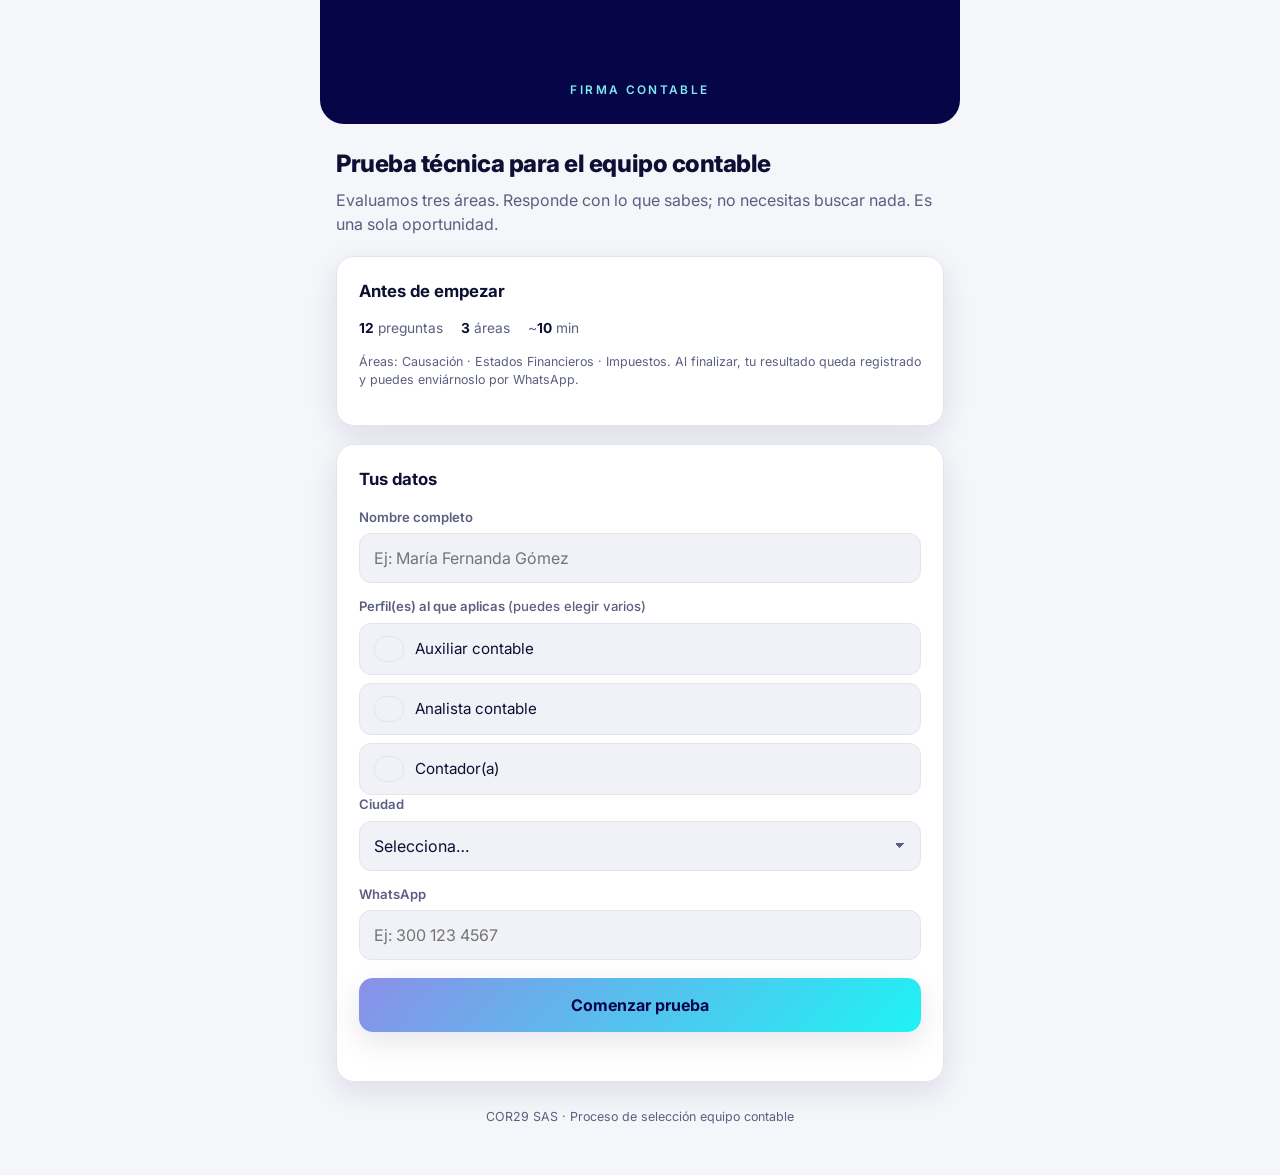
<file: public/prueba-contable.html>
<!doctype html>
<html lang="es">
<head>
<meta charset="utf-8">
<meta name="viewport" content="width=device-width, initial-scale=1, viewport-fit=cover">
<title>Prueba Técnica COR29</title>
<meta name="description" content="Evaluación técnica para aspirantes del equipo contable de COR29.">
<link rel="icon" href="/favicon.png">
<meta name="robots" content="noindex">
<link rel="preconnect" href="https://fonts.googleapis.com">
<link rel="preconnect" href="https://fonts.gstatic.com" crossorigin>
<link rel="stylesheet" href="https://fonts.googleapis.com/css2?family=Inter:wght@400;500;600;700;800&display=swap">
<style>
  :root {
    --bg: #f5f6fa; --surface: #ffffff; --surface-2: #f0f2f8; --fg: #0e1033;
    --muted: #5b5f80; --border: #e2e5f0; --accent: #6d5fe0;
    --grad: linear-gradient(135deg, #8b8fe8, #1ef3f4);
    --ok: #0f9d6b; --bad: #d6455b; --ring: rgba(109,95,224,.35);
    --shadow: 0 10px 30px rgba(6,5,72,.10); --brand-bg: #060548;
    color-scheme: light;
    font-family: 'Inter', system-ui, -apple-system, Segoe UI, Roboto, sans-serif;
  }
  @media (prefers-color-scheme: dark) {
    :root:not([data-theme="light"]) {
      --bg: #0a0920; --surface: #141334; --surface-2: #1c1b42; --fg: #ecebf7;
      --muted: #a6a8cc; --border: #2a2957; --accent: #a99cff;
      --ok: #34d399; --bad: #ff6b82; --ring: rgba(169,156,255,.4);
      --shadow: 0 10px 34px rgba(0,0,0,.5); color-scheme: dark;
    }
  }
  * { box-sizing: border-box; }
  html, body { margin: 0; }
  body { background: var(--bg); color: var(--fg); line-height: 1.5; -webkit-font-smoothing: antialiased; }
  img { max-width: 100%; }
  [hidden] { display: none !important; }
  .wrap { max-width: 640px; margin: 0 auto; padding: 0 16px 48px; }

  .brand { background: var(--brand-bg); border-radius: 0 0 24px 24px; padding: 30px 22px 24px; margin: 0 -16px; text-align: center; }
  .brand .logo { display: block; height: 40px; width: auto; max-width: 72%; margin: 0 auto; }
  .brand .tag { font-weight: 600; font-size: .74rem; letter-spacing: .2em; text-transform: uppercase; color: #7fe9f0; margin-top: 12px; }

  h1 { font-size: 1.5rem; font-weight: 800; letter-spacing: -.02em; margin: 22px 0 6px; }
  h2 { font-size: 1.05rem; font-weight: 700; margin: 0; }
  p.lead { color: var(--muted); margin: 0 0 20px; }

  .card { background: var(--surface); border: 1px solid var(--border); border-radius: 18px; box-shadow: var(--shadow); padding: 22px; margin-top: 18px; }

  label.field { display: block; margin-bottom: 14px; }
  .field .lab { display: block; font-size: .82rem; font-weight: 600; color: var(--muted); margin-bottom: 6px; }
  .lab em { font-style: normal; font-weight: 500; color: var(--muted); }
  input, select { width: 100%; padding: 12px 14px; font: inherit; color: var(--fg); background: var(--surface-2); border: 1px solid var(--border); border-radius: 12px; -webkit-appearance: none; appearance: none; }
  select { background-image: linear-gradient(45deg, transparent 50%, var(--muted) 50%), linear-gradient(135deg, var(--muted) 50%, transparent 50%); background-position: calc(100% - 20px) center, calc(100% - 15px) center; background-size: 5px 5px, 5px 5px; background-repeat: no-repeat; padding-right: 38px; }
  input:focus, select:focus { outline: none; border-color: var(--accent); box-shadow: 0 0 0 3px var(--ring); }
  .hint { font-size: .78rem; color: var(--muted); margin-top: 4px; }
  .meta-row { display: flex; flex-wrap: wrap; gap: 10px 18px; margin-top: 14px; font-size: .86rem; color: var(--muted); }
  .meta-row b { color: var(--fg); font-weight: 700; }

  .checks { display: flex; flex-direction: column; gap: 8px; }
  .chk { display: flex; gap: 11px; align-items: center; padding: 12px 14px; border: 1px solid var(--border); border-radius: 12px; background: var(--surface-2); cursor: pointer; }
  .chk input { width: auto; margin: 0; accent-color: var(--accent); flex: none; }
  .chk.sel { border-color: var(--accent); background: color-mix(in srgb, var(--accent) 10%, var(--surface-2)); }
  .chk span { font-size: .95rem; }

  .section-head { display: flex; align-items: center; gap: 10px; margin: 28px 2px 4px; font-weight: 800; font-size: 1.1rem; }
  .section-head .n { flex: none; width: 28px; height: 28px; border-radius: 9px; background: var(--grad); color: #060548; font-size: .85rem; font-weight: 800; display: grid; place-items: center; }

  .q { margin-top: 14px; }
  .q .qtext { font-weight: 600; margin-bottom: 10px; }
  .q .qtext .qn { color: var(--accent); font-weight: 800; margin-right: 6px; }
  .opts { display: flex; flex-direction: column; gap: 8px; }
  .opt { display: flex; gap: 11px; align-items: flex-start; padding: 12px 14px; border: 1px solid var(--border); border-radius: 12px; background: var(--surface-2); cursor: pointer; }
  .opt input { width: auto; margin: 2px 0 0; accent-color: var(--accent); flex: none; }
  .opt.sel { border-color: var(--accent); background: color-mix(in srgb, var(--accent) 10%, var(--surface-2)); }
  .opt .otext { font-size: .95rem; }

  .btn { display: inline-flex; align-items: center; justify-content: center; gap: 9px; width: 100%; padding: 15px 20px; font: inherit; font-weight: 700; font-size: 1rem; border: none; border-radius: 14px; cursor: pointer; color: #060548; background: var(--grad); box-shadow: var(--shadow); }
  .btn:active { transform: translateY(1px); }
  .btn:disabled { opacity: .6; cursor: default; }
  .btn.wa { background: #25d366; color: #063016; }
  .btn.ghost { background: var(--surface-2); color: var(--fg); border: 1px solid var(--border); box-shadow: none; }
  .btn-row { margin-top: 24px; display: flex; flex-direction: column; gap: 10px; }
  .err { color: var(--bad); font-size: .85rem; font-weight: 600; margin-top: 12px; text-align: center; min-height: 1.1em; }

  .score-big { text-align: center; margin: 6px 0 4px; }
  .score-big .num { font-size: 3.2rem; font-weight: 800; letter-spacing: -.03em; line-height: 1; }
  .score-big .den { font-size: 1.4rem; font-weight: 700; color: var(--muted); }
  .score-big .pct { font-size: 1rem; font-weight: 700; color: var(--accent); margin-top: 4px; }
  .bars { display: flex; flex-direction: column; gap: 14px; margin-top: 22px; }
  .bar .barhead { display: flex; justify-content: space-between; font-weight: 700; font-size: .92rem; margin-bottom: 6px; }
  .bar .barhead .v { font-variant-numeric: tabular-nums; }
  .track { height: 10px; border-radius: 999px; background: var(--surface-2); overflow: hidden; }
  .fill { height: 100%; border-radius: 999px; background: var(--grad); }
  .saved { text-align: center; font-size: .85rem; font-weight: 600; margin-top: 16px; }
  .saved.ok { color: var(--ok); }
  .saved.pending { color: var(--muted); }
  .note { font-size: .82rem; color: var(--muted); text-align: center; margin-top: 14px; }
  footer { text-align: center; color: var(--muted); font-size: .78rem; margin-top: 26px; }
</style>
</head>
<body>
<div class="wrap">
  <div class="brand">
    <img class="logo" src="[data-uri]" alt="COR29">
    <div class="tag">Firma Contable</div>
  </div>

  <!-- INTRO -->
  <section id="screen-intro">
    <h1>Prueba técnica para el equipo contable</h1>
    <p class="lead">Evaluamos tres áreas. Responde con lo que sabes; no necesitas buscar nada. Es una sola oportunidad.</p>

    <div class="card">
      <h2>Antes de empezar</h2>
      <div class="meta-row"><span><b>12</b> preguntas</span><span><b>3</b> áreas</span><span>~<b>10</b> min</span></div>
      <p class="hint" style="margin-top:14px">Áreas: Causación · Estados Financieros · Impuestos. Al finalizar, tu resultado queda registrado y puedes enviárnoslo por WhatsApp.</p>
    </div>

    <div class="card">
      <h2>Tus datos</h2>
      <div style="margin-top:16px">
        <label class="field"><span class="lab">Nombre completo</span><input id="f-nombre" type="text" autocomplete="name" placeholder="Ej: María Fernanda Gómez"></label>
        <div class="field"><span class="lab">Perfil(es) al que aplicas <em>(puedes elegir varios)</em></span>
          <div class="checks" id="f-perfil">
            <label class="chk"><input type="checkbox" value="Auxiliar contable"><span>Auxiliar contable</span></label>
            <label class="chk"><input type="checkbox" value="Analista contable"><span>Analista contable</span></label>
            <label class="chk"><input type="checkbox" value="Contador(a)"><span>Contador(a)</span></label>
          </div>
        </div>
        <label class="field"><span class="lab">Ciudad</span>
          <select id="f-ciudad">
            <option value="">Selecciona…</option>
            <optgroup label="Sabana Centro (Cundinamarca)">
              <option>Cajicá</option><option>Chía</option><option>Zipaquirá</option><option>Cota</option>
              <option>Tocancipá</option><option>Tenjo</option><option>Sopó</option><option>Gachancipá</option>
              <option>Cogua</option><option>Nemocón</option>
            </optgroup>
            <optgroup label="Otras ciudades">
              <option>Bogotá</option><option>Soacha</option><option>Medellín</option><option>Cali</option>
              <option>Barranquilla</option><option>Cartagena</option><option>Bucaramanga</option><option>Cúcuta</option>
              <option>Pereira</option><option>Santa Marta</option><option>Ibagué</option><option>Manizales</option>
              <option>Villavicencio</option><option>Pasto</option><option>Montería</option><option>Neiva</option>
              <option>Armenia</option><option>Sincelejo</option><option>Valledupar</option><option>Popayán</option>
              <option>Tunja</option><option>Soledad</option><option>Bello</option><option>Envigado</option>
              <option>Riohacha</option><option>Yopal</option><option>Florencia</option><option>Quibdó</option>
            </optgroup>
            <option value="__otra">Otra ciudad…</option>
          </select>
        </label>
        <label class="field" id="ciudad-otra-wrap" hidden><span class="lab">¿Cuál ciudad?</span><input id="f-ciudad-otra" type="text" placeholder="Escribe tu ciudad"></label>
        <label class="field" style="margin-bottom:4px"><span class="lab">WhatsApp</span><input id="f-wpp" type="tel" inputmode="numeric" placeholder="Ej: 300 123 4567"></label>
      </div>
      <div class="btn-row" style="margin-top:18px"><button class="btn" id="btn-start">Comenzar prueba</button></div>
      <div class="err" id="err-intro"></div>
    </div>
  </section>

  <!-- QUIZ -->
  <section id="screen-quiz" hidden>
    <h1 style="margin-top:24px">Responde las 12 preguntas</h1>
    <p class="lead">Elige una opción por pregunta.</p>
    <form id="quizform"></form>
    <div class="btn-row"><button class="btn" id="btn-finish" type="button">Finalizar prueba</button></div>
    <div class="err" id="err-quiz"></div>
  </section>

  <!-- RESULT -->
  <section id="screen-result" hidden>
    <h1 style="margin-top:24px">¡Prueba completada!</h1>
    <p class="lead" id="res-greeting"></p>
    <div class="card">
      <div class="score-big"><span class="num" id="res-num">0</span><span class="den">/12</span><div class="pct" id="res-pct"></div></div>
      <div class="bars" id="res-bars"></div>
      <div class="saved pending" id="res-saved">Registrando tu resultado…</div>
    </div>
    <div class="btn-row">
      <a class="btn wa" id="btn-wa" target="_blank" rel="noopener">Enviar mi resultado por WhatsApp</a>
    </div>
    <p class="note">Tu resultado ya quedó registrado con COR29. El botón de WhatsApp es opcional.</p>
  </section>

  <footer>COR29 SAS · Proceso de selección equipo contable</footer>
</div>

<script>
(function () {
  var SB_URL = "https://rvxnmaminoqoihgpdflc.supabase.co";
  var SB_KEY = "sb_publishable_gyVaHxt86bu1PxWdR2MQSg_SNQvPLYD";
  var WPP_DESTINO = "573174379260";

  var AREAS = [
    { key: "Causación", short: "Causación", col: "causacion", qs: [
      { t: "¿En qué caso se debe emitir un documento soporte en adquisiciones?", o: ["Cuando se compra a un proveedor que factura electrónicamente","Cuando se compra a un proveedor NO obligado a facturar","Cuando se emite una factura de venta","Solo cuando el pago es en efectivo"], c: 1 },
      { t: "En la partida doble, por cada registro contable…", o: ["Solo se afecta una cuenta","El total del débito es igual al total del crédito","El crédito siempre es mayor que el débito","No aplica a documentos soporte"], c: 1 },
      { t: "Al causar la factura de compra de un gasto, normalmente se…", o: ["Debita el gasto y se acredita la cuenta por pagar o el banco","Acredita el gasto y se debita el ingreso","Debita el ingreso y se acredita el IVA","No se causa, solo se archiva"], c: 0 },
      { t: "Un gasto que no puede respaldarse con factura electrónica, documento soporte ni nómina electrónica…", o: ["Se causa normalmente como deducible","No se lleva a contabilidad; si se registra, va como NO deducible","Se registra solo si el pago fue en efectivo","Se incluye como IVA descontable"], c: 1 }
    ]},
    { key: "Estados Financieros", short: "Estados Fin.", col: "estados_financieros", qs: [
      { t: "¿Cuál de estas cuentas corresponde a un pasivo?", o: ["Caja","Proveedores / cuentas por pagar","Ingresos operacionales","Gastos de administración"], c: 1 },
      { t: "La ecuación contable fundamental es…", o: ["Activo = Pasivo − Patrimonio","Activo = Pasivo + Patrimonio","Patrimonio = Activo + Pasivo","Ingreso = Activo + Gasto"], c: 1 },
      { t: "Las cuentas de ingresos y gastos se reflejan principalmente en el…", o: ["Estado de Situación Financiera (Balance)","Estado de Resultados","Estado de Flujos de Efectivo","Libro de inventarios"], c: 1 },
      { t: "El Estado de Situación Financiera (Balance) muestra…", o: ["Las ventas del período","La situación de activos, pasivos y patrimonio a una fecha","Solo los gastos del mes","El cálculo de la nómina"], c: 1 }
    ]},
    { key: "Impuestos", short: "Impuestos", col: "impuestos", qs: [
      { t: "¿Cuál es la tarifa general del IVA en Colombia?", o: ["5%","16%","19%","21%"], c: 2 },
      { t: "La tarifa general de retención de IVA (ReteIVA) es…", o: ["15% del valor del IVA","100% del valor del IVA","2,5% del valor de la compra","19% del valor de la compra"], c: 0 },
      { t: "Una empresa en el Régimen Simple de Tributación (RST), por regla general…", o: ["Practica retención en la fuente en todas sus compras","NO es agente de retención en la fuente a título de renta ni de ICA","Está exenta de facturar electrónicamente","Siempre aplica IVA del 5%"], c: 1 },
      { t: "Los períodos de declaración de IVA vigentes en Colombia son…", o: ["Mensual o anual","Bimestral o cuatrimestral, según el caso","Únicamente bimestral","Trimestral"], c: 1 }
    ]}
  ];

  var LETTERS = ["A","B","C","D"];
  var startTime = 0, cand = {};
  var $ = function (id) { return document.getElementById(id); };
  function show(id) { ["screen-intro","screen-quiz","screen-result"].forEach(function (s) { $(s).hidden = (s !== id); }); window.scrollTo(0,0); }

  var perfilBox = $("f-perfil");
  perfilBox.addEventListener("change", function (e) { if (e.target && e.target.type === "checkbox") e.target.closest(".chk").classList.toggle("sel", e.target.checked); });
  $("f-ciudad").addEventListener("change", function () { $("ciudad-otra-wrap").hidden = this.value !== "__otra"; });

  $("btn-start").addEventListener("click", function () {
    var nombre = $("f-nombre").value.trim();
    var perfiles = Array.prototype.slice.call(perfilBox.querySelectorAll("input:checked")).map(function (c) { return c.value; });
    var ciudadSel = $("f-ciudad").value;
    var ciudad = ciudadSel === "__otra" ? $("f-ciudad-otra").value.trim() : ciudadSel;
    var wpp = $("f-wpp").value.trim();
    if (!nombre || perfiles.length === 0 || !ciudad || !wpp) { $("err-intro").textContent = "Completa todos los campos (incluye al menos un perfil)."; return; }
    $("err-intro").textContent = "";
    cand = { nombre: nombre, perfil: perfiles.join(", "), ciudad: ciudad, wpp: wpp };
    buildQuiz(); startTime = Date.now(); show("screen-quiz");
  });

  function buildQuiz() {
    var form = $("quizform"); form.innerHTML = ""; var qGlobal = 0;
    AREAS.forEach(function (area, ai) {
      var head = document.createElement("div"); head.className = "section-head";
      head.innerHTML = '<span class="n">' + (ai + 1) + '</span>' + area.key; form.appendChild(head);
      area.qs.forEach(function (q, qi) {
        qGlobal++;
        var wrap = document.createElement("div"); wrap.className = "q";
        var name = "a" + ai + "q" + qi;
        var html = '<div class="qtext"><span class="qn">' + qGlobal + '.</span>' + q.t + '</div><div class="opts">';
        q.o.forEach(function (opt, oi) {
          var inpId = name + "_" + oi;
          html += '<label class="opt" for="' + inpId + '"><input type="radio" id="' + inpId + '" name="' + name + '" value="' + oi + '"><span class="otext">' + opt + '</span></label>';
        });
        html += '</div>'; wrap.innerHTML = html; form.appendChild(wrap);
      });
    });
    form.addEventListener("change", function (e) {
      if (e.target && e.target.type === "radio") {
        form.querySelectorAll('input[name="' + e.target.name + '"]').forEach(function (g) { g.closest(".opt").classList.toggle("sel", g.checked); });
      }
    });
  }

  $("btn-finish").addEventListener("click", function () {
    var total = 0, perArea = [], detalle = {}, unanswered = 0;
    AREAS.forEach(function (area, ai) {
      var aScore = 0, aLine = [];
      area.qs.forEach(function (q, qi) {
        var sel = document.querySelector('input[name="a' + ai + 'q' + qi + '"]:checked');
        if (!sel) { unanswered++; aLine.push((qi + 1) + "—"); return; }
        var chosen = parseInt(sel.value, 10); var ok = chosen === q.c;
        if (ok) { aScore++; total++; }
        aLine.push((qi + 1) + LETTERS[chosen] + (ok ? "✓" : "✗"));
      });
      perArea.push({ name: area.key, short: area.short, col: area.col, score: aScore, total: area.qs.length });
      detalle[area.col] = aLine.join(" ");
    });
    if (unanswered > 0) { $("err-quiz").textContent = "Te faltan " + unanswered + " pregunta(s) por responder."; return; }
    $("err-quiz").textContent = "";

    var secs = Math.round((Date.now() - startTime) / 1000);
    var tiempo = String(Math.floor(secs / 60)).padStart(2,"0") + ":" + String(secs % 60).padStart(2,"0");
    var pct = Math.round((total / 12) * 100);
    renderResult(total, pct, perArea, detalle, tiempo, secs);
    show("screen-result");
    guardar(total, pct, perArea, detalle, secs);
  });

  function renderResult(total, pct, perArea, detalle, tiempo) {
    $("res-greeting").textContent = "Gracias, " + cand.nombre.split(" ")[0] + ". Este es tu desempeño por área.";
    $("res-num").textContent = total; $("res-pct").textContent = pct + "% de aciertos";
    var bars = $("res-bars"); bars.innerHTML = "";
    perArea.forEach(function (a) {
      var w = Math.round((a.score / a.total) * 100);
      var el = document.createElement("div"); el.className = "bar";
      el.innerHTML = '<div class="barhead"><span>' + a.name + '</span><span class="v">' + a.score + '/' + a.total + '</span></div><div class="track"><div class="fill" style="width:' + w + '%"></div></div>';
      bars.appendChild(el);
    });
    var msg = "*RESULTADO PRUEBA TÉCNICA COR29*\n\n";
    msg += "Nombre: " + cand.nombre + "\nPerfil(es): " + cand.perfil + "\nCiudad: " + cand.ciudad + "\nWhatsApp: " + cand.wpp + "\nTiempo: " + tiempo + "\n\n";
    msg += "PUNTAJE TOTAL: " + total + "/12 (" + pct + "%)\n\n";
    perArea.forEach(function (a) { msg += "• " + a.name + ": " + a.score + "/" + a.total + "\n"; });
    $("btn-wa").href = "https://wa.me/" + WPP_DESTINO + "?text=" + encodeURIComponent(msg);
  }

  function guardar(total, pct, perArea, detalle, secs) {
    var payload = {
      nombre: cand.nombre, perfiles: cand.perfil, ciudad: cand.ciudad, whatsapp: cand.wpp,
      puntaje_total: total, total_preguntas: 12, pct: pct,
      causacion: 0, estados_financieros: 0, impuestos: 0,
      tiempo_segundos: secs, detalle: detalle, user_agent: navigator.userAgent
    };
    perArea.forEach(function (a) { payload[a.col] = a.score; });
    var el = $("res-saved");
    fetch(SB_URL + "/rest/v1/cor29_prueba_resultados", {
      method: "POST",
      headers: { "apikey": SB_KEY, "Authorization": "Bearer " + SB_KEY, "Content-Type": "application/json", "Prefer": "return=minimal" },
      body: JSON.stringify(payload)
    }).then(function (r) {
      if (r.ok) { el.textContent = "✓ Resultado registrado con COR29"; el.className = "saved ok"; }
      else { el.textContent = "No pudimos registrarlo automáticamente. Por favor envíalo por WhatsApp."; el.className = "saved pending"; }
    }).catch(function () {
      el.textContent = "No pudimos registrarlo automáticamente. Por favor envíalo por WhatsApp."; el.className = "saved pending";
    });
  }
})();
</script>
</body>
</html>
</file>
